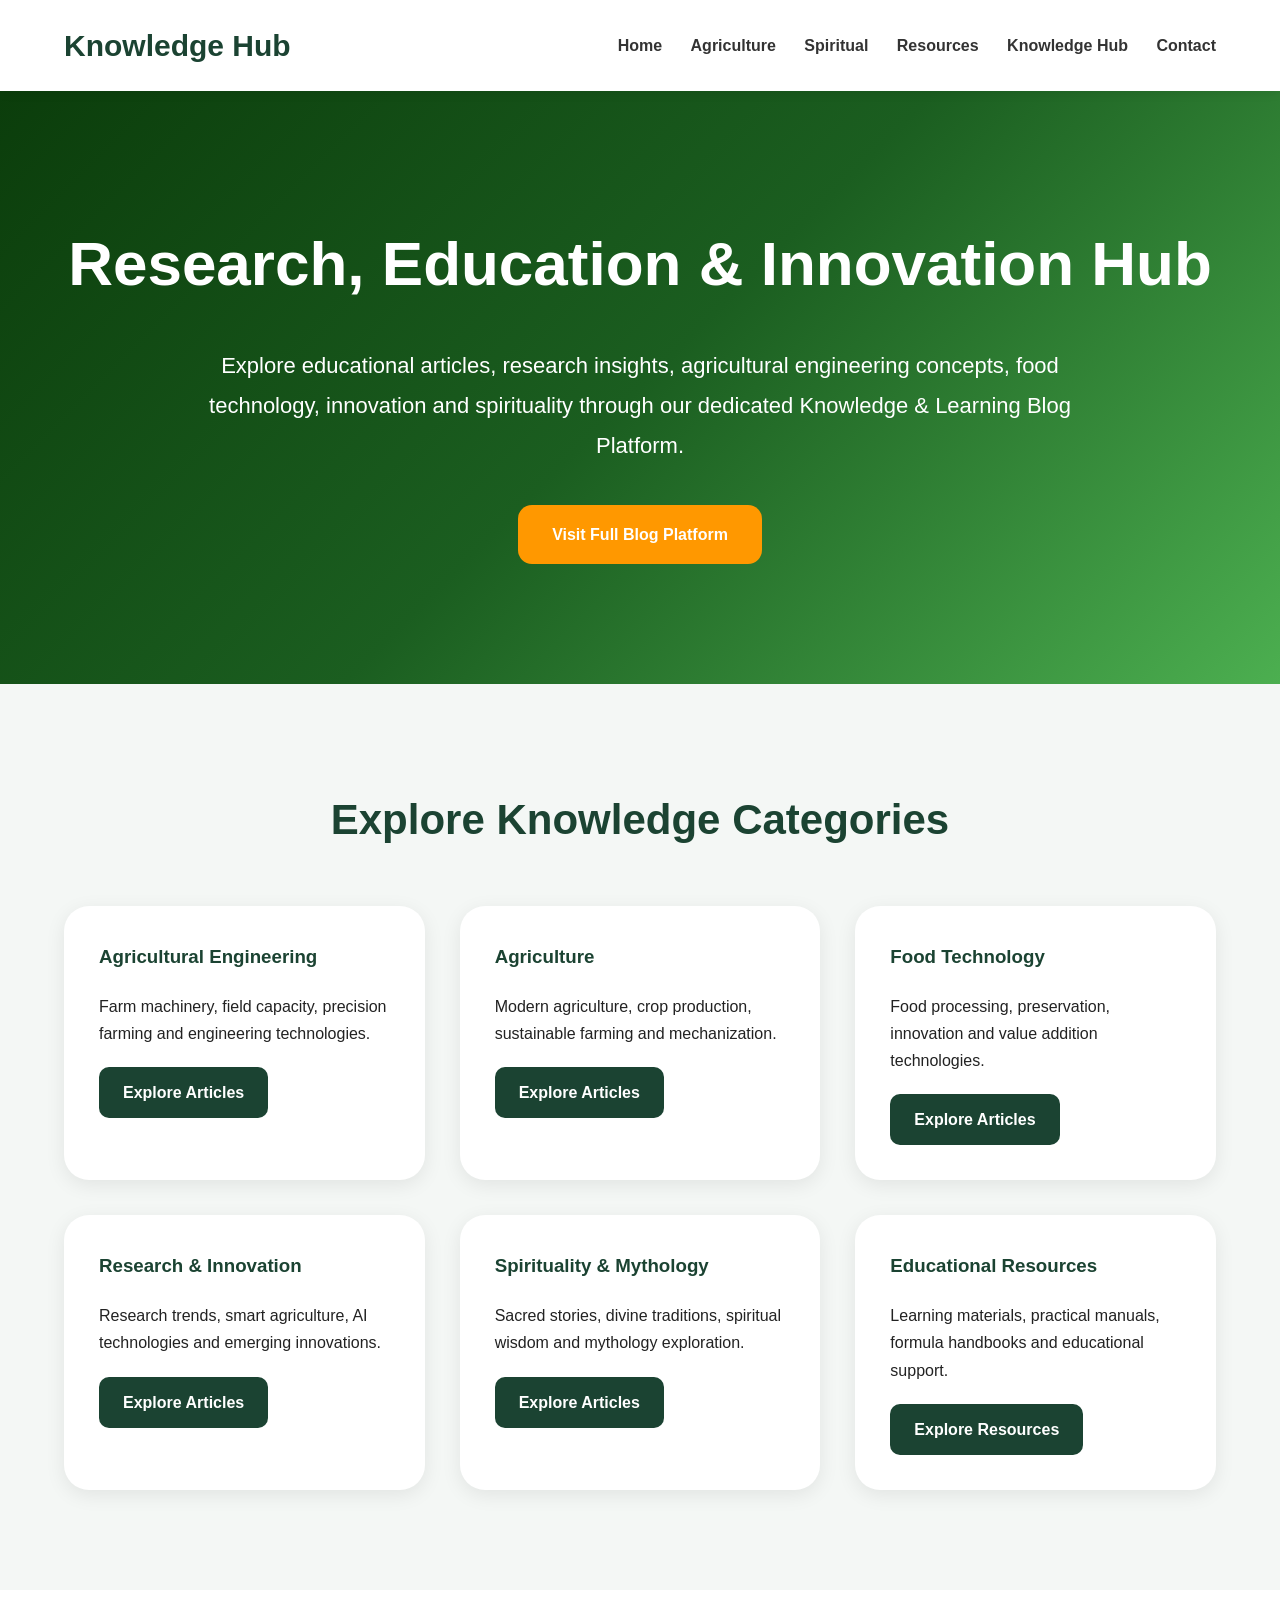
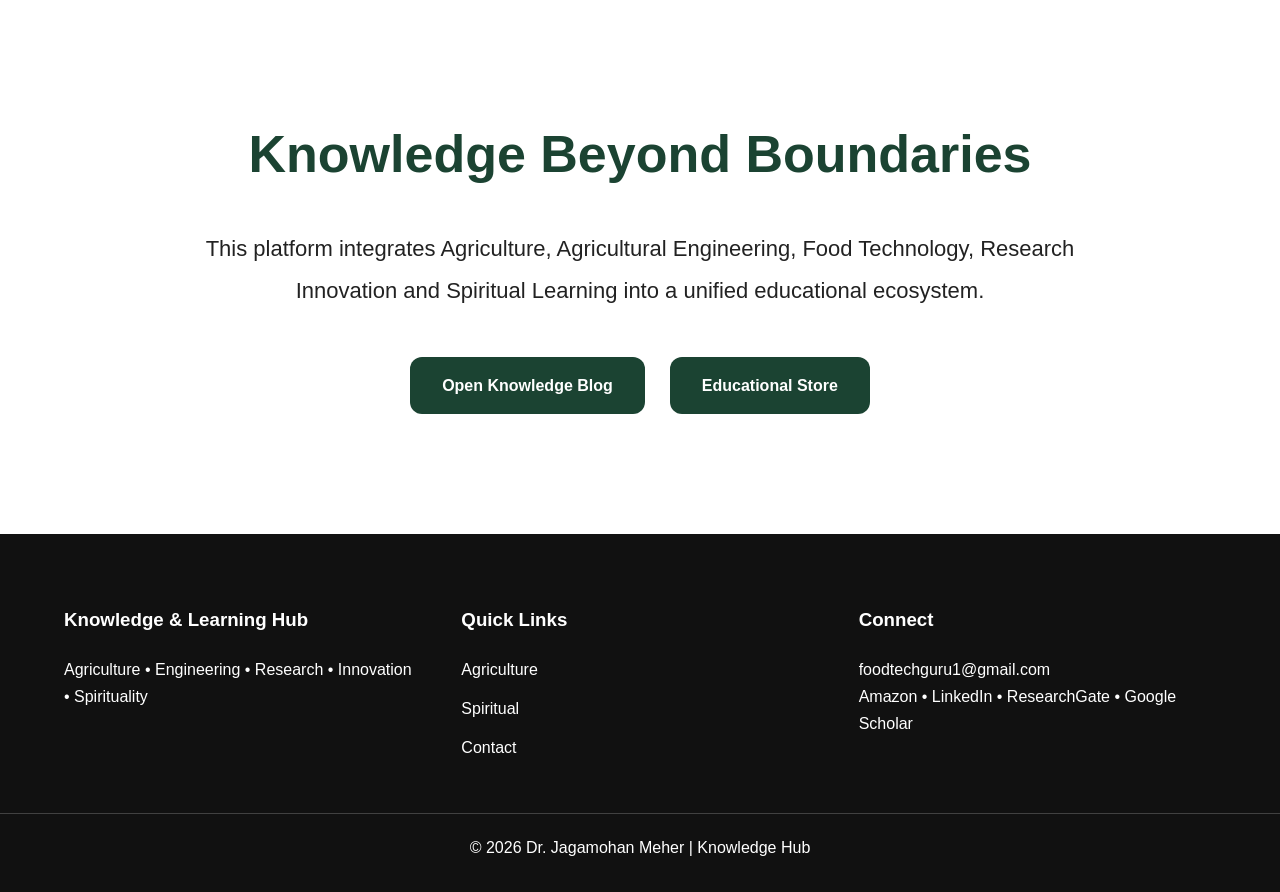
<file: blog.html>
<!DOCTYPE html>
<html lang="en">

<head>

<meta charset="UTF-8">

<meta name="viewport" content="width=device-width, initial-scale=1.0">

<title>Knowledge & Learning Hub | Dr. Jagamohan Meher</title>

<meta name="description" content="Educational platform covering Agricultural Engineering, Agriculture, Food Technology, Research, Innovation and Spirituality.">

<meta name="keywords" content="Agricultural Engineering, Agriculture, Food Technology, Research, Innovation, Spirituality">

<meta name="author" content="Dr. Jagamohan Meher">

<link rel="stylesheet" href="style.css">

</head>

<body>

<header class="modern-header">

<div class="container nav-container">

<h2 class="logo">
Knowledge Hub
</h2>

<nav>

<a href="index.html">Home</a>

<a href="agriculture.html">Agriculture</a>

<a href="spiritual.html">Spiritual</a>

<a href="resources.html">Resources</a>

<a href="blog.html">Knowledge Hub</a>

<a href="contact.html">Contact</a>

</nav>

</div>

</header>

<section class="knowledge-main-hero">

<div class="container">

<h1>
Research, Education & Innovation Hub
</h1>

<p>
Explore educational articles, research insights,
agricultural engineering concepts, food technology,
innovation and spirituality through our dedicated
Knowledge & Learning Blog Platform.
</p>

<a href="https://drjagamohan.blogspot.com/" target="_blank" class="hero-blog-btn">
Visit Full Blog Platform
</a>

</div>

</section>

<section class="blog-category-section">

<div class="container">

<h2 class="section-title">
Explore Knowledge Categories
</h2>

<div class="blog-category-grid">

<div class="blog-category-card">

<h3>
Agricultural Engineering
</h3>

<p>
Farm machinery, field capacity,
precision farming and engineering technologies.
</p>

<a href="https://drjagamohan.blogspot.com/search/label/Agricultural%20Engineering" target="_blank">
Explore Articles
</a>

</div>

<div class="blog-category-card">

<h3>
Agriculture
</h3>

<p>
Modern agriculture, crop production,
sustainable farming and mechanization.
</p>

<a href="https://drjagamohan.blogspot.com/search/label/Agriculture" target="_blank">
Explore Articles
</a>

</div>

<div class="blog-category-card">

<h3>
Food Technology
</h3>

<p>
Food processing, preservation,
innovation and value addition technologies.
</p>

<a href="https://drjagamohan.blogspot.com/search/label/Food%20Technology" target="_blank">
Explore Articles
</a>

</div>

<div class="blog-category-card">

<h3>
Research & Innovation
</h3>

<p>
Research trends, smart agriculture,
AI technologies and emerging innovations.
</p>

<a href="https://drjagamohan.blogspot.com/search/label/Research" target="_blank">
Explore Articles
</a>

</div>

<div class="blog-category-card">

<h3>
Spirituality & Mythology
</h3>

<p>
Sacred stories, divine traditions,
spiritual wisdom and mythology exploration.
</p>

<a href="https://drjagamohan.blogspot.com/search/label/Spirituality" target="_blank">
Explore Articles
</a>

</div>

<div class="blog-category-card">

<h3>
Educational Resources
</h3>

<p>
Learning materials, practical manuals,
formula handbooks and educational support.
</p>

<a href="resources.html">
Explore Resources
</a>

</div>

</div>

</div>

</section>

<section class="knowledge-connect-section">

<div class="container">

<h2>
Knowledge Beyond Boundaries
</h2>

<p>
This platform integrates Agriculture,
Agricultural Engineering, Food Technology,
Research Innovation and Spiritual Learning
into a unified educational ecosystem.
</p>

<div class="knowledge-buttons">

<a href="https://drjagamohan.blogspot.com/" target="_blank">
Open Knowledge Blog
</a>

<a href="store.html">
Educational Store
</a>

</div>

</div>

</section>

<footer class="modern-footer">

<div class="container footer-grid">

<div>

<h3>
Knowledge & Learning Hub
</h3>

<p>
Agriculture • Engineering • Research • Innovation • Spirituality
</p>

</div>

<div>

<h3>
Quick Links
</h3>

<ul>

<li><a href="agriculture.html">Agriculture</a></li>

<li><a href="spiritual.html">Spiritual</a></li>

<li><a href="contact.html">Contact</a></li>

</ul>

</div>

<div>

<h3>
Connect
</h3>

<p>
foodtechguru1@gmail.com
</p>

<p>
Amazon • LinkedIn • ResearchGate • Google Scholar
</p>

</div>

</div>

<p class="copyright">
© 2026 Dr. Jagamohan Meher | Knowledge Hub
</p>

</footer>

</body>

</html>
</file>
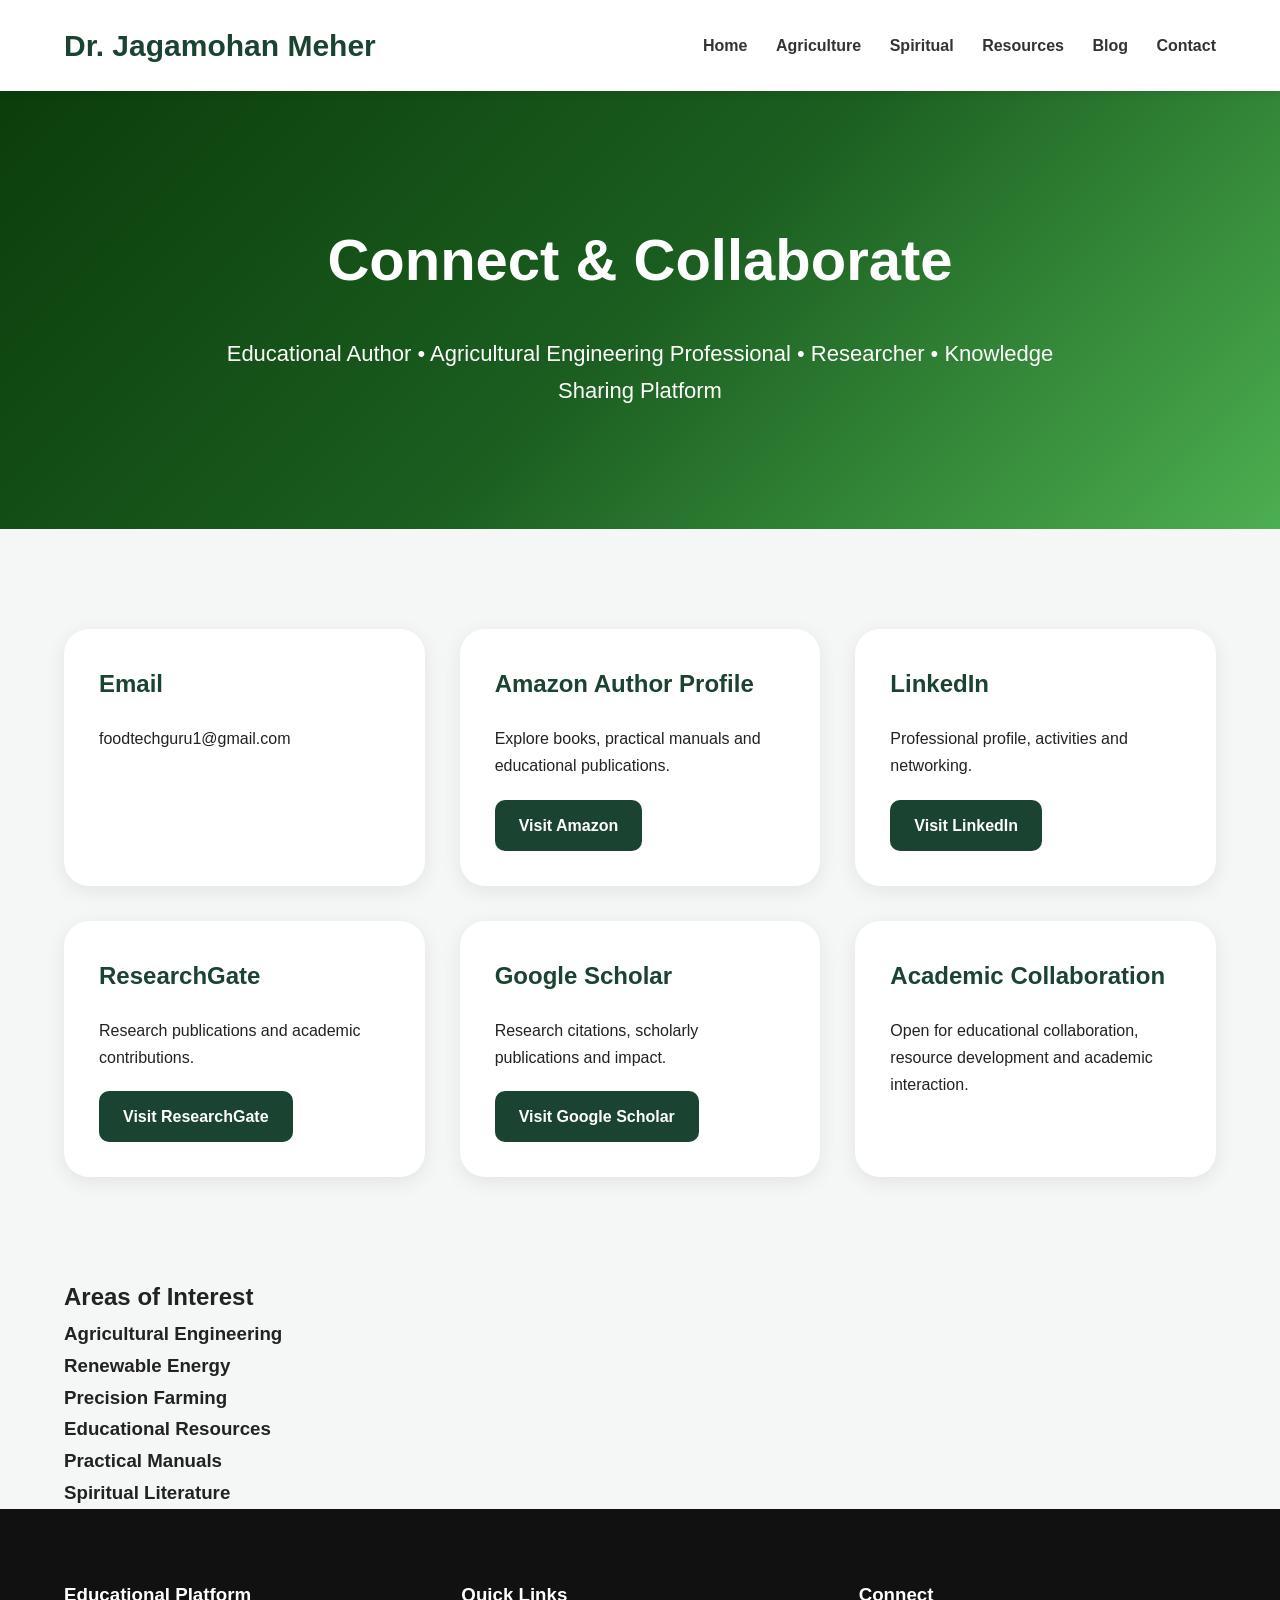
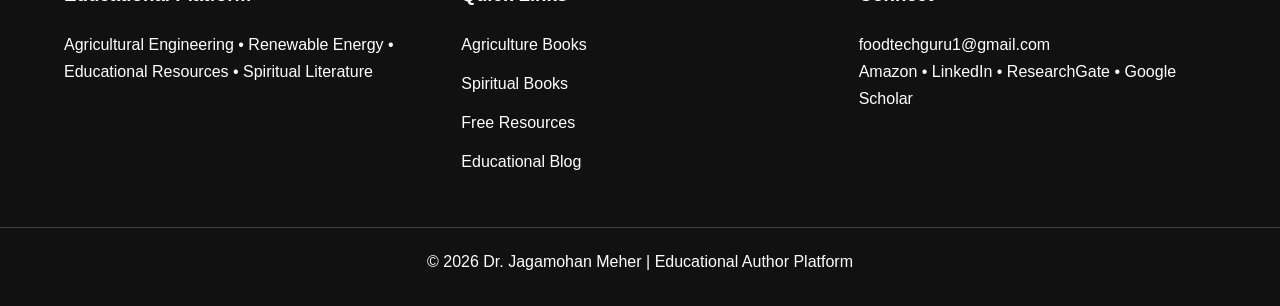
<file: contact.html>
<!DOCTYPE html>
<html lang="en">

<head>

<meta charset="UTF-8">

<meta name="viewport" content="width=device-width, initial-scale=1.0">

<title>Contact | Dr. Jagamohan Meher</title>

<meta name="description" content="Contact Dr. Jagamohan Meher for Agricultural Engineering education, research collaboration, educational resources and publications.">

<meta name="keywords" content="Agricultural Engineering Author Contact, Research Collaboration, Renewable Energy Agriculture">

<meta name="author" content="Dr. Jagamohan Meher">

<link rel="stylesheet" href="style.css">

</head>

<body>

<header class="modern-header">

<div class="container nav-container">

<h2 class="logo">
Dr. Jagamohan Meher
</h2>

<nav>

<a href="index.html">Home</a>

<a href="agriculture.html">Agriculture</a>

<a href="spiritual.html">Spiritual</a>

<a href="resources.html">Resources</a>

<a href="blog.html">Blog</a>

<a href="contact.html">Contact</a>

</nav>

</div>

</header>

<section class="contact-hero">

<div class="container">

<h1>
Connect & Collaborate
</h1>

<p>
Educational Author • Agricultural Engineering Professional • Researcher • Knowledge Sharing Platform
</p>

</div>

</section>

<section class="contact-main">

<div class="container">

<div class="contact-grid">

<div class="contact-card">

<h2>
Email
</h2>

<p>
foodtechguru1@gmail.com
</p>

</div>

<div class="contact-card">

<h2>
Amazon Author Profile
</h2>

<p>
Explore books, practical manuals and educational publications.
</p>

<a href="https://www.amazon.com/stores/Jagamohan-Meher/author/B0C851B2G4" target="_blank">
Visit Amazon
</a>

</div>

<div class="contact-card">

<h2>
LinkedIn
</h2>

<p>
Professional profile, activities and networking.
</p>

<a href="https://www.linkedin.com/in/dr-jagamohan-meher-28695859/" target="_blank">
Visit LinkedIn
</a>

</div>

<div class="contact-card">

<h2>
ResearchGate
</h2>

<p>
Research publications and academic contributions.
</p>

<a href="https://www.researchgate.net/profile/Jagamohan-Meher?ev=hdr_xprf" target="_blank">
Visit ResearchGate
</a>

</div>

<div class="contact-card">

<h2>
Google Scholar
</h2>

<p>
Research citations, scholarly publications and impact.
</p>

<a href="https://scholar.google.com/citations?user=INbIU3YAAAAJ&hl=en&authuser=1" target="_blank">
Visit Google Scholar
</a>

</div>

<div class="contact-card">

<h2>
Academic Collaboration
</h2>

<p>
Open for educational collaboration, resource development and academic interaction.
</p>

</div>

</div>

</div>

</section>

<section class="academic-section">

<div class="container">

<h2>
Areas of Interest
</h2>

<div class="interest-grid">

<div class="interest-card">

<h3>
Agricultural Engineering
</h3>

</div>

<div class="interest-card">

<h3>
Renewable Energy
</h3>

</div>

<div class="interest-card">

<h3>
Precision Farming
</h3>

</div>

<div class="interest-card">

<h3>
Educational Resources
</h3>

</div>

<div class="interest-card">

<h3>
Practical Manuals
</h3>

</div>

<div class="interest-card">

<h3>
Spiritual Literature
</h3>

</div>

</div>

</div>

</section>

<footer class="modern-footer">

<div class="container footer-grid">

<div>

<h3>
Educational Platform
</h3>

<p>
Agricultural Engineering • Renewable Energy • Educational Resources • Spiritual Literature
</p>

</div>

<div>

<h3>
Quick Links
</h3>

<ul>

<li><a href="agriculture.html">Agriculture Books</a></li>

<li><a href="spiritual.html">Spiritual Books</a></li>

<li><a href="resources.html">Free Resources</a></li>

<li><a href="blog.html">Educational Blog</a></li>

</ul>

</div>

<div>

<h3>
Connect
</h3>

<p>
foodtechguru1@gmail.com
</p>

<p>
Amazon • LinkedIn • ResearchGate • Google Scholar
</p>

</div>

</div>

<p class="copyright">
© 2026 Dr. Jagamohan Meher | Educational Author Platform
</p>

</footer>

</body>

</html>
</file>
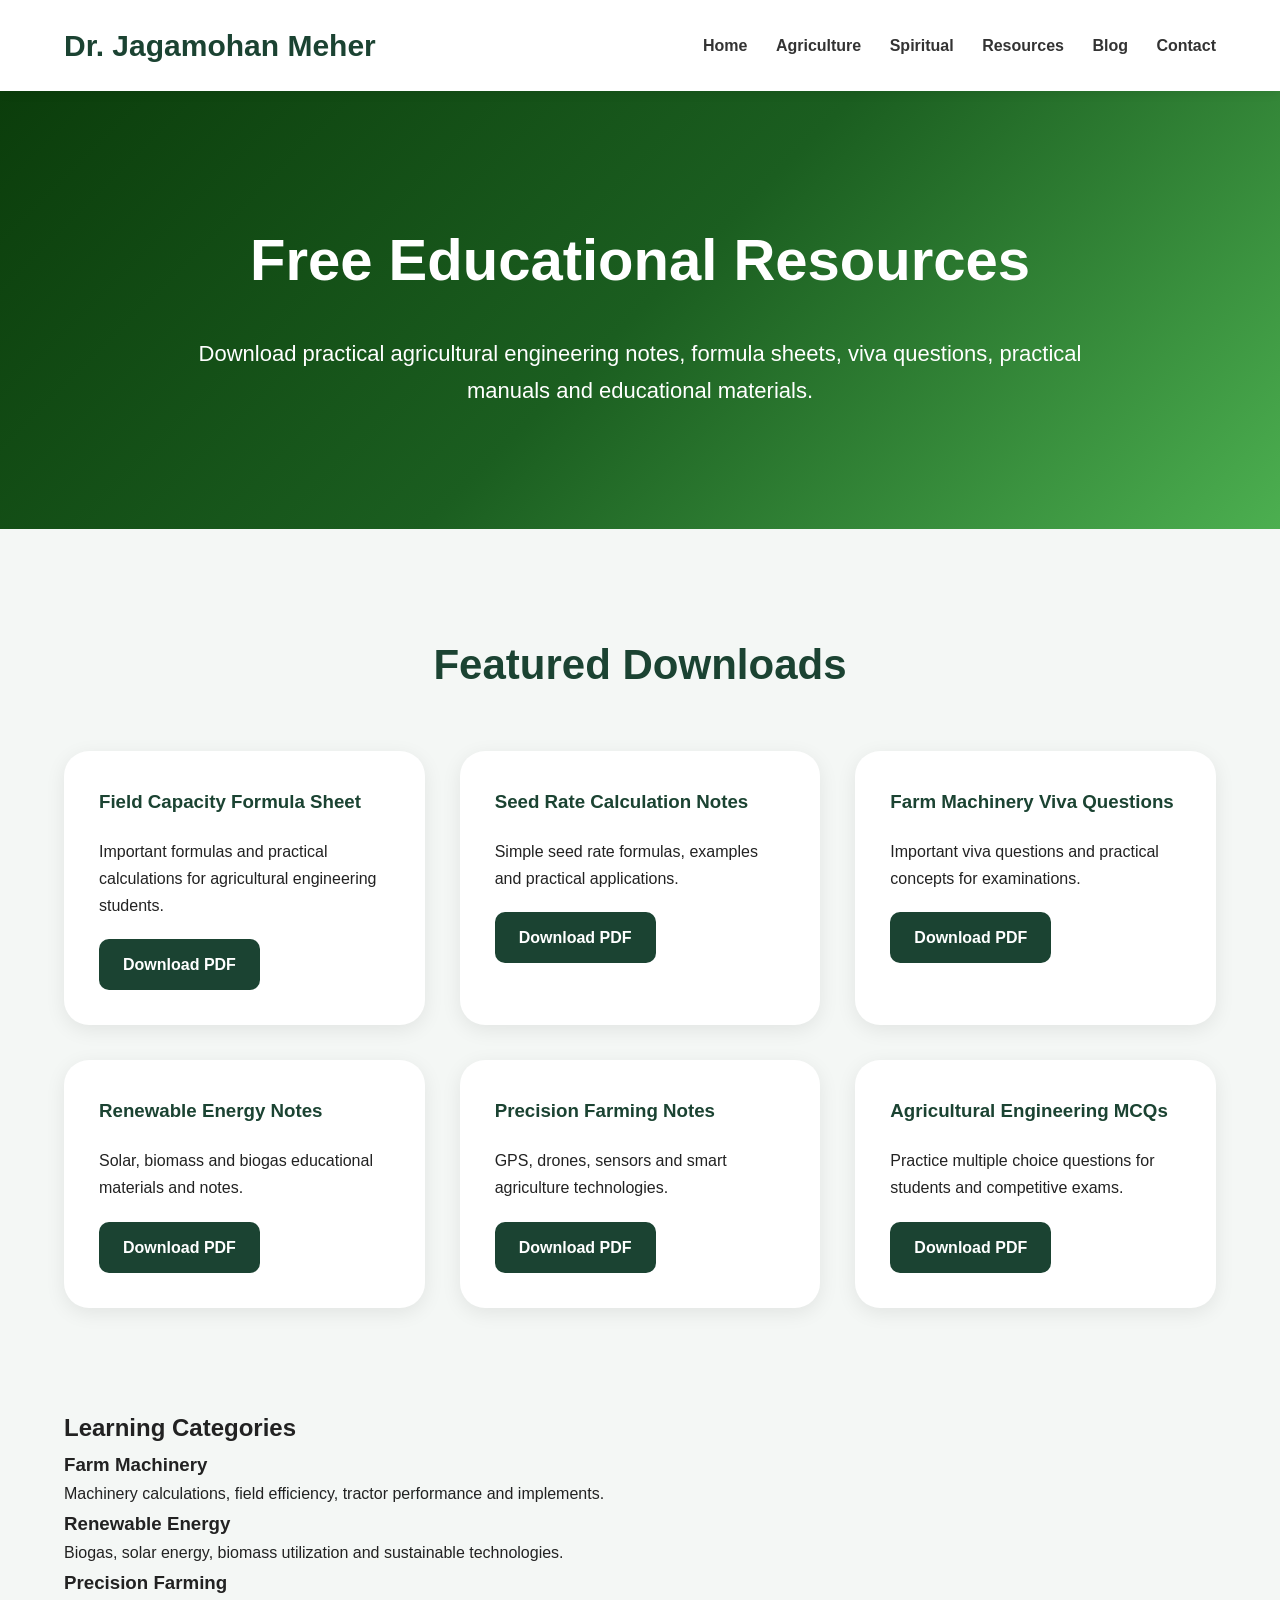
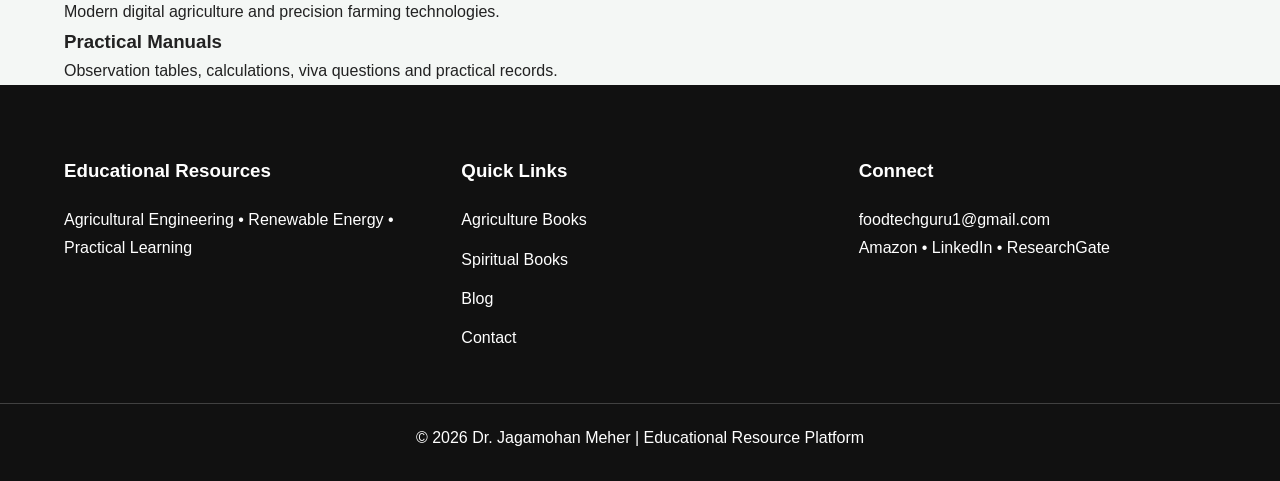
<file: resources.html>
<!DOCTYPE html>
<html lang="en">

<head>

<meta charset="UTF-8">

<meta name="viewport" content="width=device-width, initial-scale=1.0">

<title>Free Educational Resources | Dr. Jagamohan Meher</title>

<meta name="description" content="Download Agricultural Engineering Notes, Formula Sheets, Practical Manuals, Viva Questions and Educational Resources.">

<meta name="keywords" content="Agricultural Engineering Notes, Farm Machinery Formula Sheet, Practical Manual PDF, Renewable Energy Notes">

<meta name="author" content="Dr. Jagamohan Meher">

<link rel="stylesheet" href="style.css">

</head>

<body>

<header class="modern-header">

<div class="container nav-container">

<h2 class="logo">
Dr. Jagamohan Meher
</h2>

<nav>

<a href="index.html">Home</a>

<a href="agriculture.html">Agriculture</a>

<a href="spiritual.html">Spiritual</a>

<a href="resources.html">Resources</a>

<a href="blog.html">Blog</a>

<a href="contact.html">Contact</a>

</nav>

</div>

</header>

<section class="resource-hero">

<div class="container">

<h1>
Free Educational Resources
</h1>

<p>
Download practical agricultural engineering notes, formula sheets,
viva questions, practical manuals and educational materials.
</p>

</div>

</section>

<section class="resource-main">

<div class="container">

<h2 class="section-title">
Featured Downloads
</h2>

<div class="resource-grid">

<div class="resource-card">

<h3>
Field Capacity Formula Sheet
</h3>

<p>
Important formulas and practical calculations for agricultural engineering students.
</p>

<a href="#">
Download PDF
</a>

</div>

<div class="resource-card">

<h3>
Seed Rate Calculation Notes
</h3>

<p>
Simple seed rate formulas, examples and practical applications.
</p>

<a href="#">
Download PDF
</a>

</div>

<div class="resource-card">

<h3>
Farm Machinery Viva Questions
</h3>

<p>
Important viva questions and practical concepts for examinations.
</p>

<a href="#">
Download PDF
</a>

</div>

<div class="resource-card">

<h3>
Renewable Energy Notes
</h3>

<p>
Solar, biomass and biogas educational materials and notes.
</p>

<a href="#">
Download PDF
</a>

</div>

<div class="resource-card">

<h3>
Precision Farming Notes
</h3>

<p>
GPS, drones, sensors and smart agriculture technologies.
</p>

<a href="#">
Download PDF
</a>

</div>

<div class="resource-card">

<h3>
Agricultural Engineering MCQs
</h3>

<p>
Practice multiple choice questions for students and competitive exams.
</p>

<a href="#">
Download PDF
</a>

</div>

</div>

</div>

</section>

<section class="learning-section">

<div class="container">

<h2>
Learning Categories
</h2>

<div class="learning-grid">

<div class="learning-card">

<h3>
Farm Machinery
</h3>

<p>
Machinery calculations, field efficiency, tractor performance and implements.
</p>

</div>

<div class="learning-card">

<h3>
Renewable Energy
</h3>

<p>
Biogas, solar energy, biomass utilization and sustainable technologies.
</p>

</div>

<div class="learning-card">

<h3>
Precision Farming
</h3>

<p>
Modern digital agriculture and precision farming technologies.
</p>

</div>

<div class="learning-card">

<h3>
Practical Manuals
</h3>

<p>
Observation tables, calculations, viva questions and practical records.
</p>

</div>

</div>

</div>

</section>

<footer class="modern-footer">

<div class="container footer-grid">

<div>

<h3>
Educational Resources
</h3>

<p>
Agricultural Engineering • Renewable Energy • Practical Learning
</p>

</div>

<div>

<h3>
Quick Links
</h3>

<ul>

<li><a href="agriculture.html">Agriculture Books</a></li>

<li><a href="spiritual.html">Spiritual Books</a></li>

<li><a href="blog.html">Blog</a></li>

<li><a href="contact.html">Contact</a></li>

</ul>

</div>

<div>

<h3>
Connect
</h3>

<p>
foodtechguru1@gmail.com
</p>

<p>
Amazon • LinkedIn • ResearchGate
</p>

</div>

</div>

<p class="copyright">
© 2026 Dr. Jagamohan Meher | Educational Resource Platform
</p>

</footer>

</body>

</html>
</file>
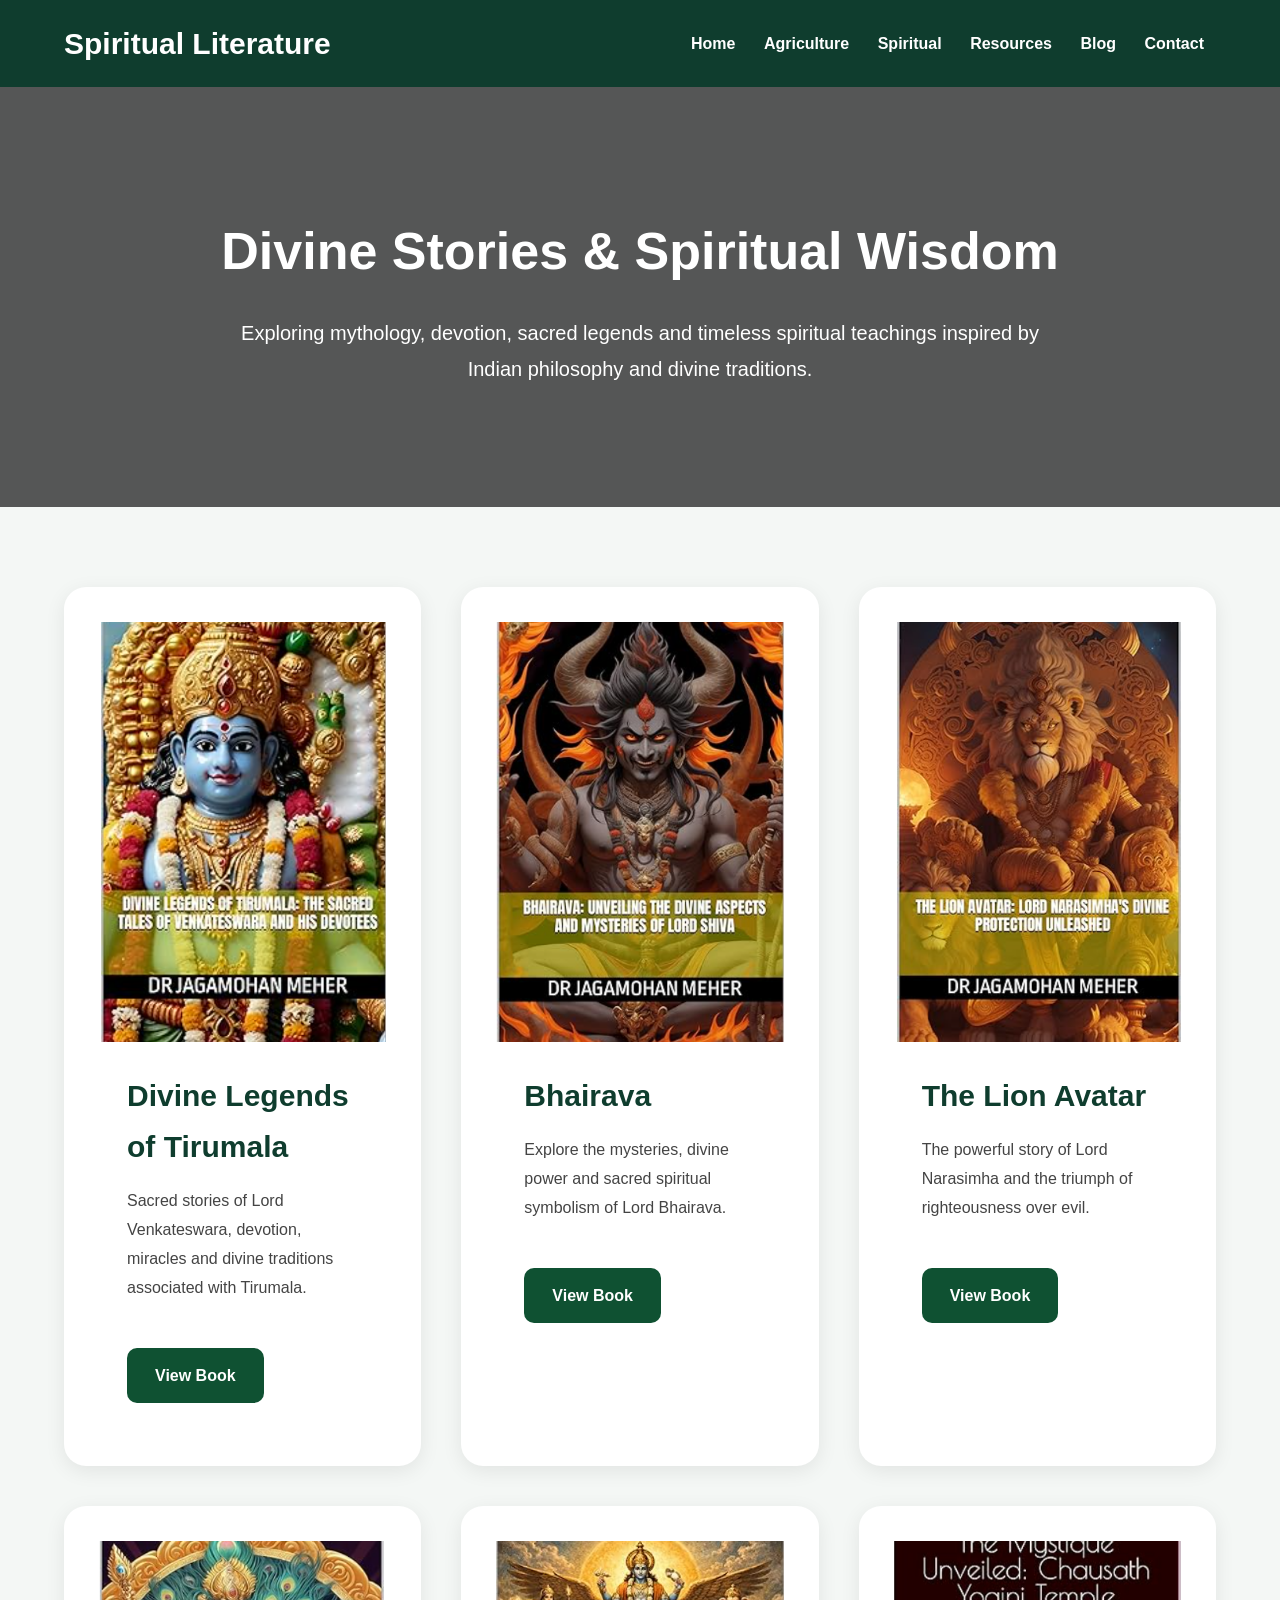
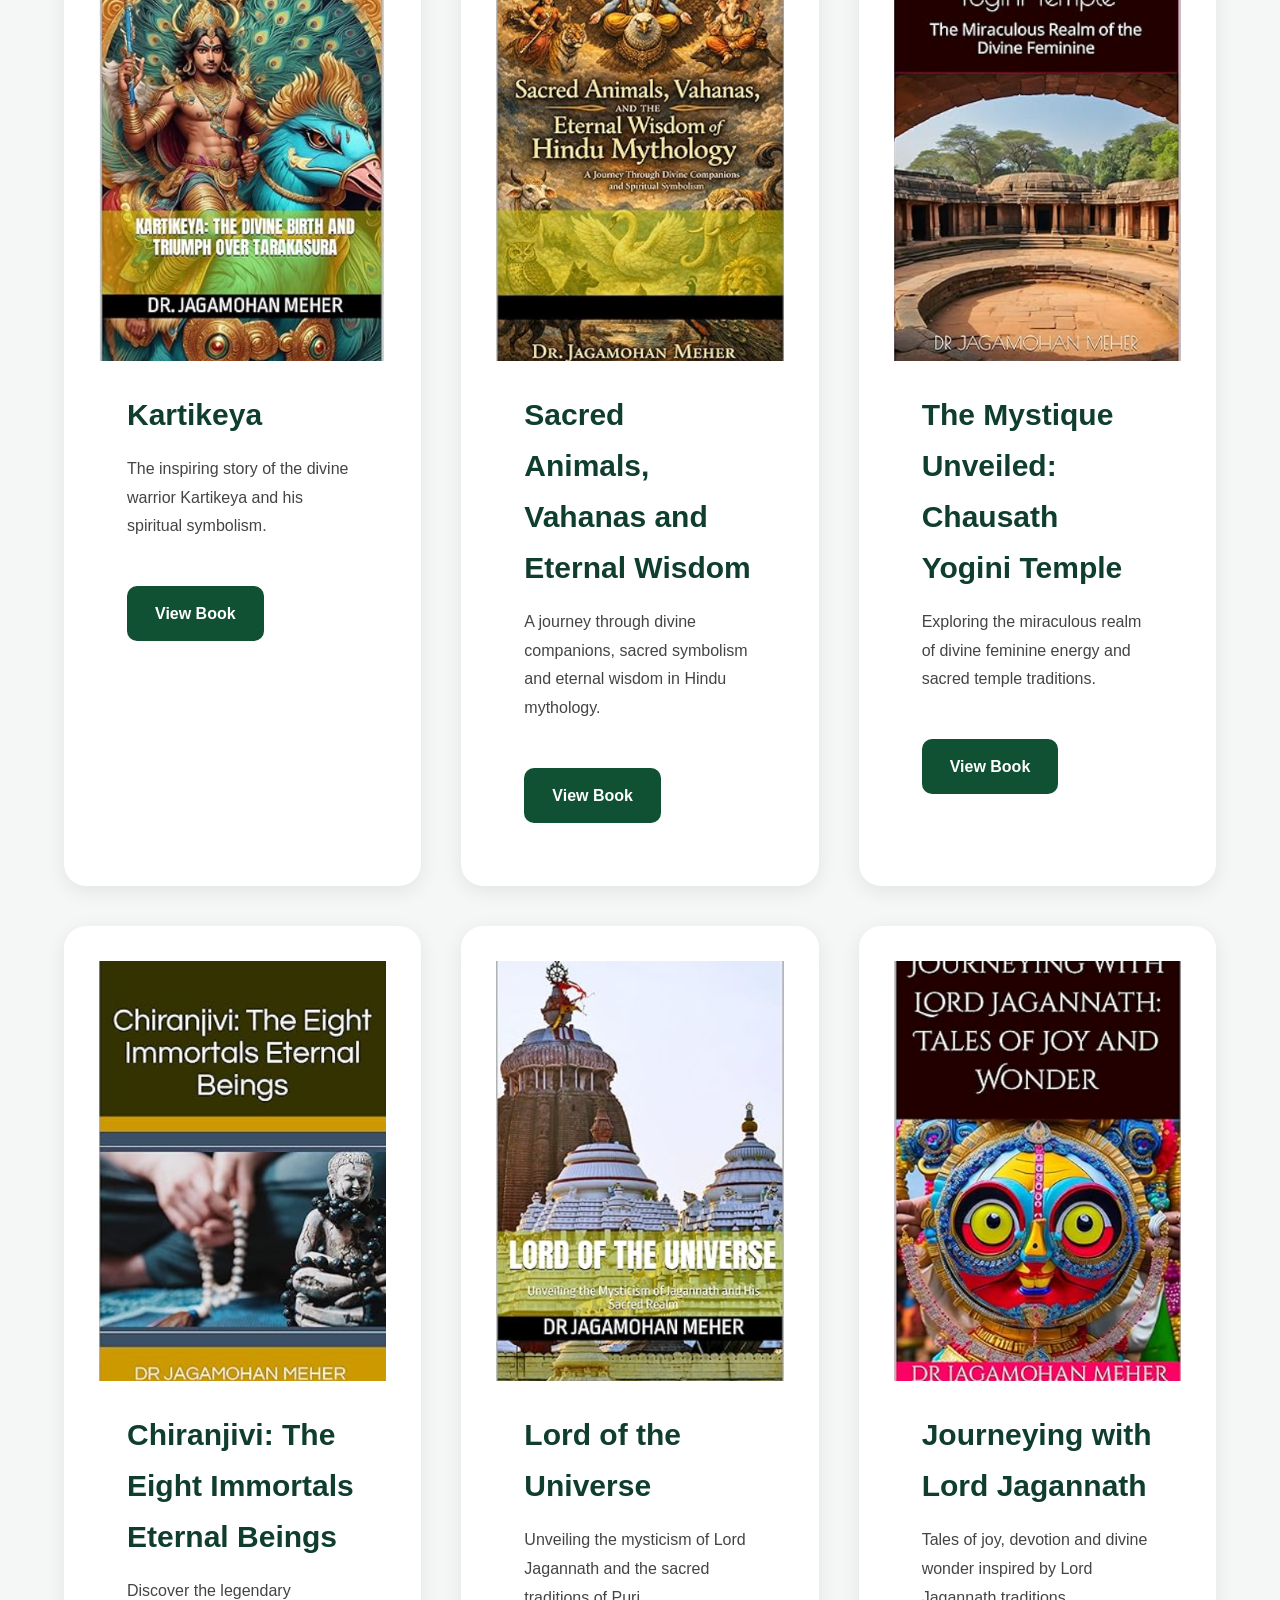
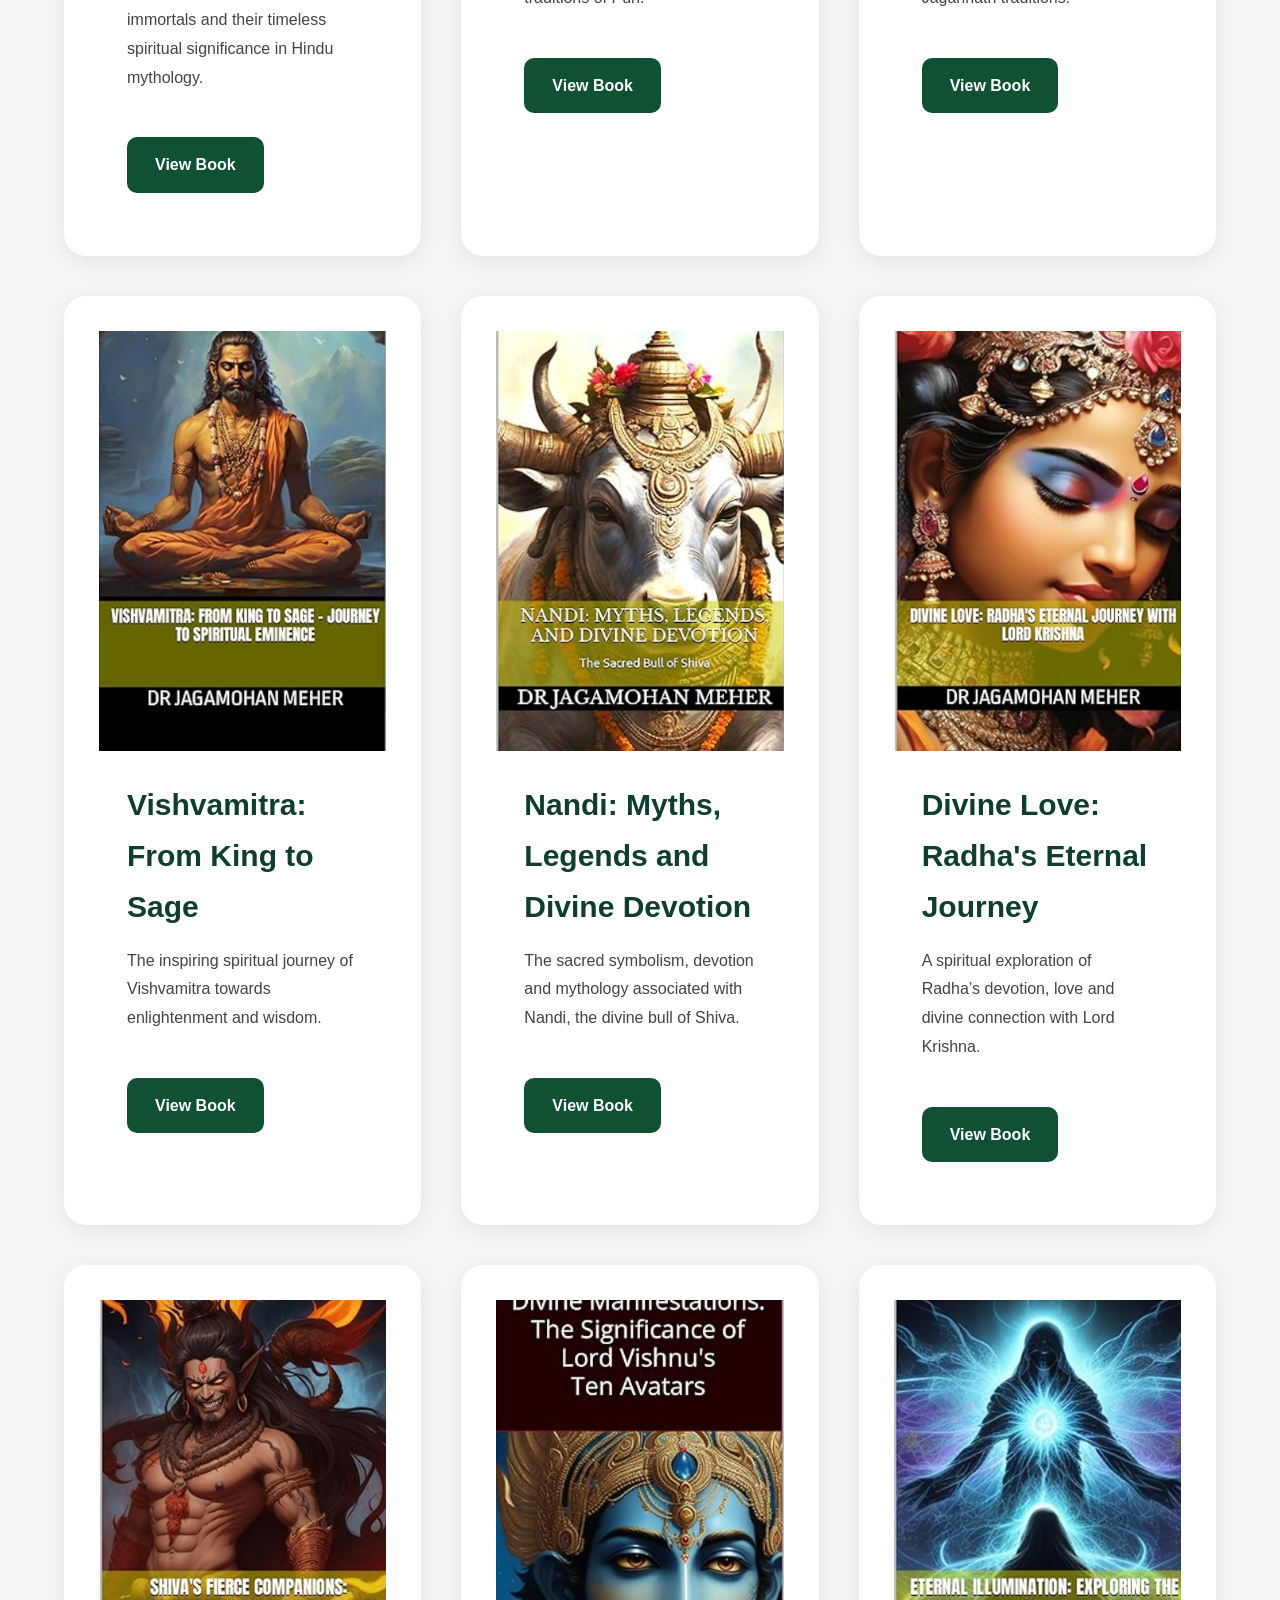
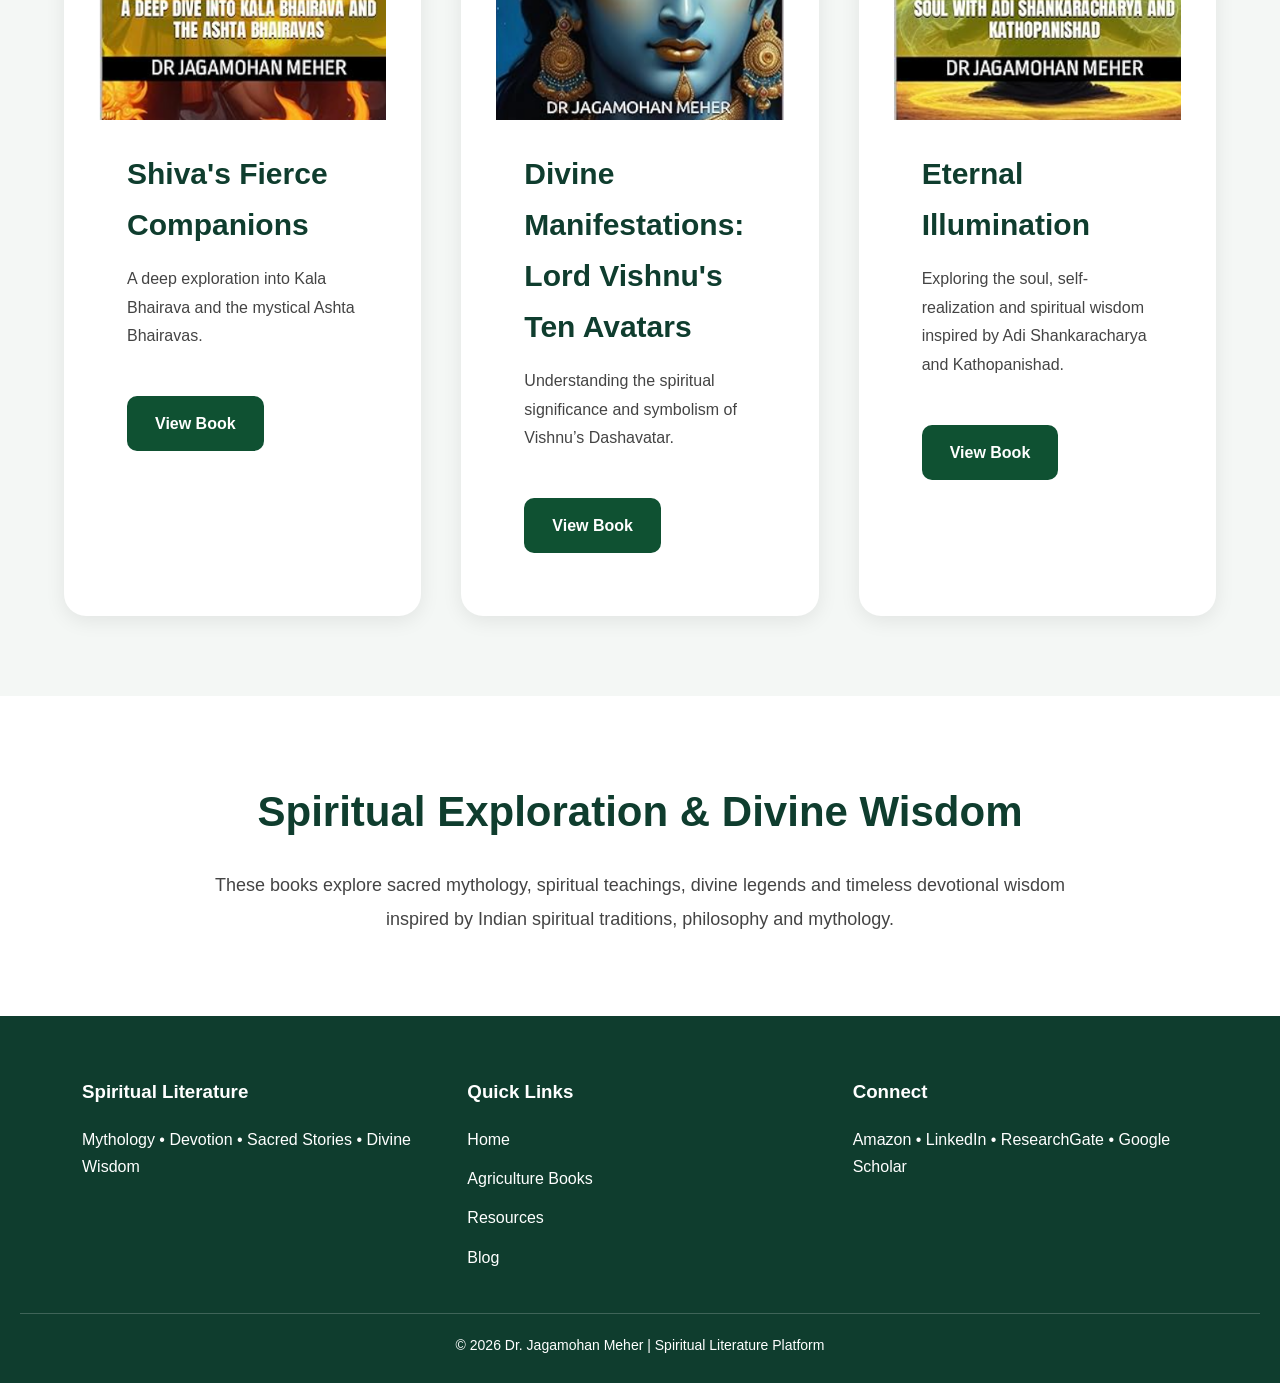
<file: spiritual.html>
<!DOCTYPE html>
<html lang="en">

<head>

<meta charset="UTF-8">

<meta name="viewport" content="width=device-width, initial-scale=1.0">

<title>Spiritual Books | Dr. Jagamohan Meher</title>

<meta name="description" content="Spiritual and mythology books by Dr. Jagamohan Meher including Shiva, Narasimha, Kartikeya and Venkateswara divine stories.">

<meta name="keywords" content="Spiritual Books, Hindu Mythology Books, Shiva Books, Narasimha, Kartikeya, Venkateswara">

<meta name="author" content="Dr. Jagamohan Meher">

<link rel="stylesheet" href="style.css">

<style>

body{
    margin:0;
    font-family:Arial, sans-serif;
    background:#f4f7f5;
    color:#222;
}

.container{
    width:90%;
    max-width:1200px;
    margin:auto;
}

.spiritual-header{
    background:#0f3d2e;
    padding:18px 0;
    position:sticky;
    top:0;
    z-index:1000;
}

.nav-container{
    display:flex;
    justify-content:space-between;
    align-items:center;
    flex-wrap:wrap;
}

.logo{
    color:white;
    font-size:30px;
    font-weight:bold;
}

nav a{
    color:white;
    text-decoration:none;
    margin:0 12px;
    font-size:16px;
    transition:0.3s;
}

nav a:hover{
    color:#ffd166;
}

.spiritual-hero{
    background:linear-gradient(rgba(0,0,0,0.65), rgba(0,0,0,0.65)),
    url('https://images.unsplash.com/photo-1506744038136-46273834b3fb?q=80&w=1400&auto=format&fit=crop');
    background-size:cover;
    background-position:center;
    color:white;
    text-align:center;
    padding:120px 20px;
}

.spiritual-hero h1{
    font-size:52px;
    margin-bottom:20px;
}

.spiritual-hero p{
    font-size:20px;
    max-width:850px;
    margin:auto;
    line-height:1.8;
}

.spiritual-books-section{
    padding:80px 0;
}

.spiritual-grid{
    display:grid;
    grid-template-columns:repeat(auto-fit,minmax(280px,1fr));
    gap:40px;
}

.spiritual-card{
    background:white;
    border-radius:22px;
    overflow:hidden;
    box-shadow:0 5px 20px rgba(0,0,0,0.08);
    transition:0.3s;
}

.spiritual-card:hover{
    transform:translateY(-8px);
}

.spiritual-cover{
    width:100%;
    height:420px;
    object-fit:cover;
}

.spiritual-content{
    padding:28px;
}

.spiritual-content h2{
    color:#0f3d2e;
    font-size:30px;
    margin-bottom:15px;
}

.spiritual-content p{
    line-height:1.8;
    color:#444;
    margin-bottom:25px;
}

.spiritual-content a{
    display:inline-block;
    background:#0f5132;
    color:white;
    padding:14px 28px;
    border-radius:10px;
    text-decoration:none;
    font-weight:bold;
    transition:0.3s;
}

.spiritual-content a:hover{
    background:#198754;
}

.wisdom-section{
    background:white;
    padding:80px 20px;
    text-align:center;
}

.wisdom-section h2{
    color:#0f3d2e;
    font-size:42px;
    margin-bottom:20px;
}

.wisdom-section p{
    max-width:900px;
    margin:auto;
    line-height:1.9;
    font-size:18px;
    color:#444;
}

.spiritual-footer{
    background:#0f3d2e;
    color:white;
    padding:60px 20px 25px;
}

.footer-grid{
    display:grid;
    grid-template-columns:repeat(auto-fit,minmax(250px,1fr));
    gap:40px;
    margin-bottom:30px;
}

.footer-grid h3{
    margin-bottom:18px;
}

.footer-grid ul{
    list-style:none;
    padding:0;
}

.footer-grid ul li{
    margin-bottom:12px;
}

.footer-grid ul li a{
    color:white;
    text-decoration:none;
}

.footer-grid ul li a:hover{
    color:#ffd166;
}

.copyright{
    text-align:center;
    border-top:1px solid rgba(255,255,255,0.2);
    padding-top:20px;
    margin-top:20px;
    font-size:14px;
}

@media(max-width:768px){

.spiritual-hero h1{
    font-size:36px;
}

nav{
    margin-top:15px;
}

nav a{
    display:inline-block;
    margin:8px;
}

}

</style>

</head>

<body>

<header class="spiritual-header">

<div class="container nav-container">

<h2 class="logo">
Spiritual Literature
</h2>

<nav>

<a href="index.html">Home</a>

<a href="agriculture.html">Agriculture</a>

<a href="spiritual.html">Spiritual</a>

<a href="resources.html">Resources</a>

<a href="blog.html">Blog</a>

<a href="contact.html">Contact</a>

</nav>

</div>

</header>

<section class="spiritual-hero">

<div class="container">

<h1>
Divine Stories & Spiritual Wisdom
</h1>

<p>
Exploring mythology, devotion, sacred legends and timeless spiritual teachings inspired by Indian philosophy and divine traditions.
</p>

</div>

</section>
<section class="spiritual-books-section">

<div class="container">

<div class="spiritual-grid">

<!-- Tirumala -->
<div class="spiritual-card">

<img src="tirumala.png" alt="Divine Legends of Tirumala" class="spiritual-cover">

<div class="spiritual-content">

<h2>
Divine Legends of Tirumala
</h2>

<p>
Sacred stories of Lord Venkateswara, devotion, miracles and divine traditions associated with Tirumala.
</p>

<a href="https://www.amazon.com/Divine-Legends-Tirumala-Venkateswara-Devotees-ebook/dp/B0D4SS759C/" target="_blank">
View Book
</a>

</div>

</div>

<!-- Bhairava -->
<div class="spiritual-card">

<img src="bhairava.png" alt="Bhairava" class="spiritual-cover">

<div class="spiritual-content">

<h2>
Bhairava
</h2>

<p>
Explore the mysteries, divine power and sacred spiritual symbolism of Lord Bhairava.
</p>

<a href="https://www.amazon.com/Bhairava-Unveiling-Aspects-Mysteries-Guardian-ebook/dp/B0CGNXJD4N/" target="_blank">
View Book
</a>

</div>

</div>

<!-- Narasimha -->
<div class="spiritual-card">

<img src="narasimha.png" alt="The Lion Avatar" class="spiritual-cover">

<div class="spiritual-content">

<h2>
The Lion Avatar
</h2>

<p>
The powerful story of Lord Narasimha and the triumph of righteousness over evil.
</p>

<a href="https://www.amazon.com/Lion-Avatar-Narasimhas-Protection-Unleashed-ebook/dp/B0CG4FJN7V/" target="_blank">
View Book
</a>

</div>

</div>

<!-- Kartikeya -->
<div class="spiritual-card">

<img src="kartikeya.png" alt="Kartikeya" class="spiritual-cover">

<div class="spiritual-content">

<h2>
Kartikeya
</h2>

<p>
The inspiring story of the divine warrior Kartikeya and his spiritual symbolism.
</p>

<a href="https://www.amazon.com/Kartikeya-Divine-Birth-Triumph-Tarakasura-ebook/dp/B0CHB75RPJ/" target="_blank">
View Book
</a>

</div>

</div>

<!-- Sacred Animals -->
<div class="spiritual-card">

<img src="animals.png" alt="Sacred Animals" class="spiritual-cover">

<div class="spiritual-content">

<h2>
Sacred Animals, Vahanas and Eternal Wisdom
</h2>

<p>
A journey through divine companions, sacred symbolism and eternal wisdom in Hindu mythology.
</p>

<a href="https://www.amazon.com/Sacred-Animals-Vahanas-Eternal-Mythology-ebook/dp/B0GCY5PQLT/" target="_blank">
View Book
</a>

</div>

</div>

<!-- Chausath Yogini -->
<div class="spiritual-card">

<img src="chausathyogini.png" alt="Chausath Yogini Temple" class="spiritual-cover">

<div class="spiritual-content">

<h2>
The Mystique Unveiled: Chausath Yogini Temple
</h2>

<p>
Exploring the miraculous realm of divine feminine energy and sacred temple traditions.
</p>

<a href="https://www.amazon.com/Mystique-Unveiled-Chausath-Miraculous-Feminine-ebook/dp/B0CR8B7W6M/" target="_blank">
View Book
</a>

</div>

</div>

<!-- Chiranjivi -->
<div class="spiritual-card">

<img src="chiranjivi.png" alt="Chiranjivi" class="spiritual-cover">

<div class="spiritual-content">

<h2>
Chiranjivi: The Eight Immortals Eternal Beings
</h2>

<p>
Discover the legendary immortals and their timeless spiritual significance in Hindu mythology.
</p>

<a href="https://www.amazon.com/Chiranjivi-Eight-Immortals-Eternal-Beings-ebook/dp/B0CLL2NXPM/" target="_blank">
View Book
</a>

</div>

</div>

<!-- Jagannath -->
<div class="spiritual-card">

<img src="jagannath.png" alt="Lord of the Universe" class="spiritual-cover">

<div class="spiritual-content">

<h2>
Lord of the Universe
</h2>

<p>
Unveiling the mysticism of Lord Jagannath and the sacred traditions of Puri.
</p>

<a href="https://www.amazon.com/Lord-Universe-Unveiling-Mysticism-Jagannath-ebook/dp/B0DK4XK6YH/" target="_blank">
View Book
</a>

</div>

</div>

<!-- Journey Jagannath -->
<div class="spiritual-card">

<img src="journeyjagannath.png" alt="Journeying with Lord Jagannath" class="spiritual-cover">

<div class="spiritual-content">

<h2>
Journeying with Lord Jagannath
</h2>

<p>
Tales of joy, devotion and divine wonder inspired by Lord Jagannath traditions.
</p>

<a href="https://www.amazon.com/Journeying-Lord-Jagannath-Tales-Wonder-ebook/dp/B0C75J6GVR/" target="_blank">
View Book
</a>

</div>

</div>

<!-- Vishwamitra -->
<div class="spiritual-card">

<img src="vishwamitra.png" alt="Vishwamitra" class="spiritual-cover">

<div class="spiritual-content">

<h2>
Vishvamitra: From King to Sage
</h2>

<p>
The inspiring spiritual journey of Vishvamitra towards enlightenment and wisdom.
</p>

<a href="https://www.amazon.com/Vishvamitra-Spiritual-Eminence-Saptarishis-Hinduism-ebook/dp/B0CR7CBQB1/" target="_blank">
View Book
</a>

</div>

</div>

<!-- Nandi -->
<div class="spiritual-card">

<img src="nandi.png" alt="Nandi" class="spiritual-cover">

<div class="spiritual-content">

<h2>
Nandi: Myths, Legends and Divine Devotion
</h2>

<p>
The sacred symbolism, devotion and mythology associated with Nandi, the divine bull of Shiva.
</p>

<a href="https://www.amazon.com/Nandi-Myths-Legends-Divine-Devotion-ebook/dp/B0CQ836D1C/" target="_blank">
View Book
</a>

</div>

</div>

<!-- Radha -->
<div class="spiritual-card">

<img src="radha.png" alt="Divine Love" class="spiritual-cover">

<div class="spiritual-content">

<h2>
Divine Love: Radha's Eternal Journey
</h2>

<p>
A spiritual exploration of Radha’s devotion, love and divine connection with Lord Krishna.
</p>

<a href="https://www.amazon.com/Divine-Love-Eternal-Journey-Krishna-ebook/dp/B0CWVGFH8P/" target="_blank">
View Book
</a>

</div>

</div>

<!-- Bhairavas -->
<div class="spiritual-card">

<img src="bhairavas.png" alt="Kala Bhairava" class="spiritual-cover">

<div class="spiritual-content">

<h2>
Shiva's Fierce Companions
</h2>

<p>
A deep exploration into Kala Bhairava and the mystical Ashta Bhairavas.
</p>

<a href="https://www.amazon.com/Shivas-Fierce-Companions-Bhairava-Bhairavas-ebook/dp/B0CV4FM4W6/" target="_blank">
View Book
</a>

</div>

</div>

<!-- Dashavatar -->
<div class="spiritual-card">

<img src="dashavatar.png" alt="Lord Vishnu Avatars" class="spiritual-cover">

<div class="spiritual-content">

<h2>
Divine Manifestations: Lord Vishnu's Ten Avatars
</h2>

<p>
Understanding the spiritual significance and symbolism of Vishnu’s Dashavatar.
</p>

<a href="https://www.amazon.com/Divine-Manifestations-Significance-Vishnus-Avatars-ebook/dp/B0C7KWDHP2/" target="_blank">
View Book
</a>

</div>

</div>

<!-- Illumination -->
<div class="spiritual-card">

<img src="illumination.png" alt="Eternal Illumination" class="spiritual-cover">

<div class="spiritual-content">

<h2>
Eternal Illumination
</h2>

<p>
Exploring the soul, self-realization and spiritual wisdom inspired by Adi Shankaracharya and Kathopanishad.
</p>

<a href="https://www.amazon.com/Eternal-Illumination-Exploring-Shankaracharya-Kathopanishad-ebook/dp/B0CPYMKHX7/" target="_blank">
View Book
</a>

</div>

</div>

</div>

</section>

</section>

<section class="wisdom-section">

<div class="container">

<h2>
Spiritual Exploration & Divine Wisdom
</h2>

<p>
These books explore sacred mythology, spiritual teachings, divine legends and timeless devotional wisdom inspired by Indian spiritual traditions, philosophy and mythology.
</p>

</div>

</section>

<footer class="spiritual-footer">

<div class="container footer-grid">

<div>

<h3>
Spiritual Literature
</h3>

<p>
Mythology • Devotion • Sacred Stories • Divine Wisdom
</p>

</div>

<div>

<h3>
Quick Links
</h3>

<ul>

<li><a href="index.html">Home</a></li>

<li><a href="agriculture.html">Agriculture Books</a></li>

<li><a href="resources.html">Resources</a></li>

<li><a href="blog.html">Blog</a></li>

</ul>

</div>

<div>

<h3>
Connect
</h3>

<p>
Amazon • LinkedIn • ResearchGate • Google Scholar
</p>

</div>

</div>

<p class="copyright">
© 2026 Dr. Jagamohan Meher | Spiritual Literature Platform
</p>

</footer>

</body>

</html>
</file>
<file: style.css>
/* ===== GLOBAL ===== */

*{
margin:0;
padding:0;
box-sizing:border-box;
}

body{
font-family:'Poppins',sans-serif;
background:#f4f7f5;
color:#222;
line-height:1.7;
}

.container{
width:90%;
max-width:1200px;
margin:auto;
}

img{
max-width:100%;
display:block;
}

a{
text-decoration:none;
transition:0.3s;
}

/* ===== HEADER ===== */

.modern-header{
background:white;
padding:20px 0;
position:sticky;
top:0;
z-index:1000;
box-shadow:0 2px 10px rgba(0,0,0,0.08);
}

.nav-container{
display:flex;
justify-content:space-between;
align-items:center;
}

.logo{
font-size:30px;
font-weight:700;
color:#1b4332;
}

nav a{
margin-left:24px;
color:#333;
font-weight:600;
}

nav a:hover{
color:#2d6a4f;
}

/* ===== PREMIUM HERO ===== */

.premium-hero{
padding:120px 0;
background:linear-gradient(135deg,#081c15,#1b4332,#2d6a4f,#40916c);
color:white;
}

.premium-hero-grid{
display:grid;
grid-template-columns:1.2fr 1fr;
gap:60px;
align-items:center;
}

.premium-hero-content h1{
font-size:68px;
line-height:1.2;
margin-bottom:30px;
font-weight:800;
}

.premium-hero-content p{
font-size:22px;
line-height:1.9;
margin-bottom:40px;
max-width:850px;
}

.hero-buttons{
display:flex;
gap:20px;
flex-wrap:wrap;
margin-bottom:45px;
}

.hero-btn-primary{
background:#ff9800;
color:white;
padding:16px 34px;
border-radius:14px;
font-weight:700;
font-size:18px;
}

.hero-btn-primary:hover{
transform:translateY(-5px);
}

.hero-btn-secondary{
background:white;
color:#1b4332;
padding:16px 34px;
border-radius:14px;
font-weight:700;
font-size:18px;
}

.hero-btn-secondary:hover{
transform:translateY(-5px);
}

.hero-highlights{
display:grid;
grid-template-columns:repeat(auto-fit,minmax(200px,1fr));
gap:20px;
}

.highlight-box{
background:rgba(255,255,255,0.12);
padding:25px;
border-radius:20px;
backdrop-filter:blur(8px);
}

.highlight-box h3{
margin-bottom:15px;
color:#ffd166;
font-size:24px;
}

.highlight-box p{
font-size:16px;
}

.premium-hero-card{
background:white;
color:#1b4332;
padding:45px;
border-radius:30px;
box-shadow:0 15px 40px rgba(0,0,0,0.2);
}

.premium-hero-card h2{
font-size:38px;
margin-bottom:30px;
}

.premium-hero-card ul{
margin-left:20px;
margin-bottom:35px;
}

.premium-hero-card li{
margin-bottom:18px;
font-size:20px;
}

.premium-hero-card a{
display:inline-block;
background:#1b4332;
color:white;
padding:14px 28px;
border-radius:12px;
font-weight:600;
}

/* ===== SECTION ===== */

.section-title{
text-align:center;
font-size:46px;
margin-bottom:60px;
color:#1b4332;
}

/* ===== CARDS ===== */

.feature-grid,
.blog-category-grid,
.store-grid,
.resource-grid,
.contact-grid,
.agri-grid,
.spiritual-grid{
display:grid;
grid-template-columns:repeat(auto-fit,minmax(300px,1fr));
gap:35px;
}

.feature-card,
.blog-category-card,
.store-card,
.resource-card,
.contact-card,
.agri-card,
.spiritual-card{
background:white;
padding:35px;
border-radius:25px;
box-shadow:0 5px 20px rgba(0,0,0,0.08);
transition:0.4s;
}

.feature-card:hover,
.blog-category-card:hover,
.store-card:hover,
.resource-card:hover,
.contact-card:hover,
.agri-card:hover,
.spiritual-card:hover{
transform:translateY(-10px);
}

.feature-card h3,
.blog-category-card h3,
.store-card h3,
.resource-card h3,
.contact-card h2,
.agri-card h2,
.spiritual-card h2{
margin-bottom:20px;
color:#1b4332;
}

.feature-card a,
.blog-category-card a,
.store-card a,
.resource-card a,
.contact-card a,
.agri-card a,
.spiritual-card a{
display:inline-block;
margin-top:20px;
background:#1b4332;
color:white;
padding:12px 24px;
border-radius:10px;
font-weight:600;
}

/* ===== BLOG PAGE ===== */

.knowledge-main-hero{
padding:120px 0;
background:linear-gradient(135deg,#0b3d0b,#1b5e20,#4caf50);
color:white;
text-align:center;
}

.knowledge-main-hero h1{
font-size:62px;
margin-bottom:30px;
}

.knowledge-main-hero p{
font-size:22px;
max-width:950px;
margin:auto;
line-height:1.8;
}

.hero-blog-btn{
display:inline-block;
margin-top:40px;
background:#ff9800;
color:white;
padding:16px 34px;
border-radius:14px;
font-weight:700;
}

.blog-category-section{
padding:100px 0;
background:#f4f7f5;
}

.knowledge-connect-section{
padding:120px 0;
background:white;
text-align:center;
}

.knowledge-connect-section h2{
font-size:52px;
margin-bottom:30px;
color:#1b4332;
}

.knowledge-connect-section p{
font-size:22px;
max-width:900px;
margin:auto;
line-height:1.9;
}

.knowledge-buttons{
margin-top:45px;
display:flex;
justify-content:center;
gap:25px;
flex-wrap:wrap;
}

.knowledge-buttons a{
background:#1b4332;
color:white;
padding:15px 32px;
border-radius:12px;
font-weight:600;
}

/* ===== STORE ===== */

.store-main-hero{
padding:120px 0;
background:linear-gradient(135deg,#0b3d0b,#1b5e20,#4caf50);
color:white;
text-align:center;
}

.store-main-hero h1{
font-size:60px;
margin-bottom:25px;
}

.store-main-hero p{
font-size:22px;
max-width:900px;
margin:auto;
}

.store-category{
padding:100px 0;
background:white;
}

.gray-bg{
background:#f4f7f5;
}

.resource-label{
display:inline-block;
background:#e8f5e9;
color:#1b4332;
padding:8px 18px;
border-radius:30px;
margin:20px 0;
font-weight:600;
}

/* ===== RESOURCES ===== */

.resource-hero,
.contact-hero,
.agri-hero,
.spiritual-hero{
padding:120px 0;
text-align:center;
color:white;
background:linear-gradient(135deg,#0b3d0b,#1b5e20,#4caf50);
}

.resource-hero h1,
.contact-hero h1,
.agri-hero h1,
.spiritual-hero h1{
font-size:58px;
margin-bottom:25px;
}

.resource-hero p,
.contact-hero p,
.agri-hero p,
.spiritual-hero p{
font-size:22px;
max-width:900px;
margin:auto;
}

/* ===== CONTENT SECTIONS ===== */

.resource-main,
.contact-main,
.agri-books-section,
.spiritual-books-section,
.blog-category-section{
padding:100px 0;
background:#f4f7f5;
}

/* ===== FOOTER ===== */

.modern-footer{
background:#111;
color:white;
padding:70px 0 30px;
}

.footer-grid{
display:grid;
grid-template-columns:repeat(auto-fit,minmax(250px,1fr));
gap:40px;
margin-bottom:40px;
}

.footer-grid h3{
margin-bottom:20px;
}

.footer-grid ul{
list-style:none;
}

.footer-grid li{
margin-bottom:12px;
}

.footer-grid a{
color:white;
}

.copyright{
text-align:center;
border-top:1px solid rgba(255,255,255,0.2);
padding-top:20px;
}

/* ===== MOBILE ===== */

@media(max-width:992px){

.nav-container{
flex-direction:column;
gap:20px;
}

nav{
display:flex;
flex-wrap:wrap;
justify-content:center;
}

nav a{
margin:10px;
}

.premium-hero-grid{
grid-template-columns:1fr;
text-align:center;
}

.premium-hero-content h1{
font-size:48px;
}

.premium-hero-content p{
font-size:20px;
}

.hero-buttons{
justify-content:center;
}

.hero-highlights{
grid-template-columns:1fr;
}

.knowledge-main-hero h1,
.store-main-hero h1,
.resource-hero h1,
.contact-hero h1,
.agri-hero h1,
.spiritual-hero h1{
font-size:42px;
}

.section-title{
font-size:38px;
}

}.store-section{
padding:80px 20px;
background:#f5f7f9;
}

.section-title{
text-align:center;
font-size:42px;
margin-bottom:50px;
color:#1b4332;
font-weight:700;
}

.store-grid{
display:grid;
grid-template-columns:repeat(auto-fit,minmax(280px,1fr));
gap:35px;
}

.product-card{
background:#ffffff;
padding:25px;
border-radius:18px;
box-shadow:0 4px 18px rgba(0,0,0,0.08);
transition:0.3s;
text-align:center;
}

.product-card:hover{
transform:translateY(-8px);
}

.product-image{
width:100%;
height:380px;
object-fit:cover;
border-radius:12px;
margin-bottom:20px;
}

.product-card h2{
font-size:28px;
margin-bottom:15px;
color:#1b4332;
}

.product-card p{
font-size:16px;
line-height:1.8;
color:#555;
margin-bottom:20px;
}

.price{
font-size:24px;
font-weight:bold;
color:#0f9d58;
margin-bottom:20px;
}

.buy-btn{
display:inline-block;
background:#0f9d58;
color:white;
padding:12px 22px;
border-radius:10px;
text-decoration:none;
font-weight:bold;
transition:0.3s;
}

.buy-btn:hover{
background:#087f46;
}
</file>
